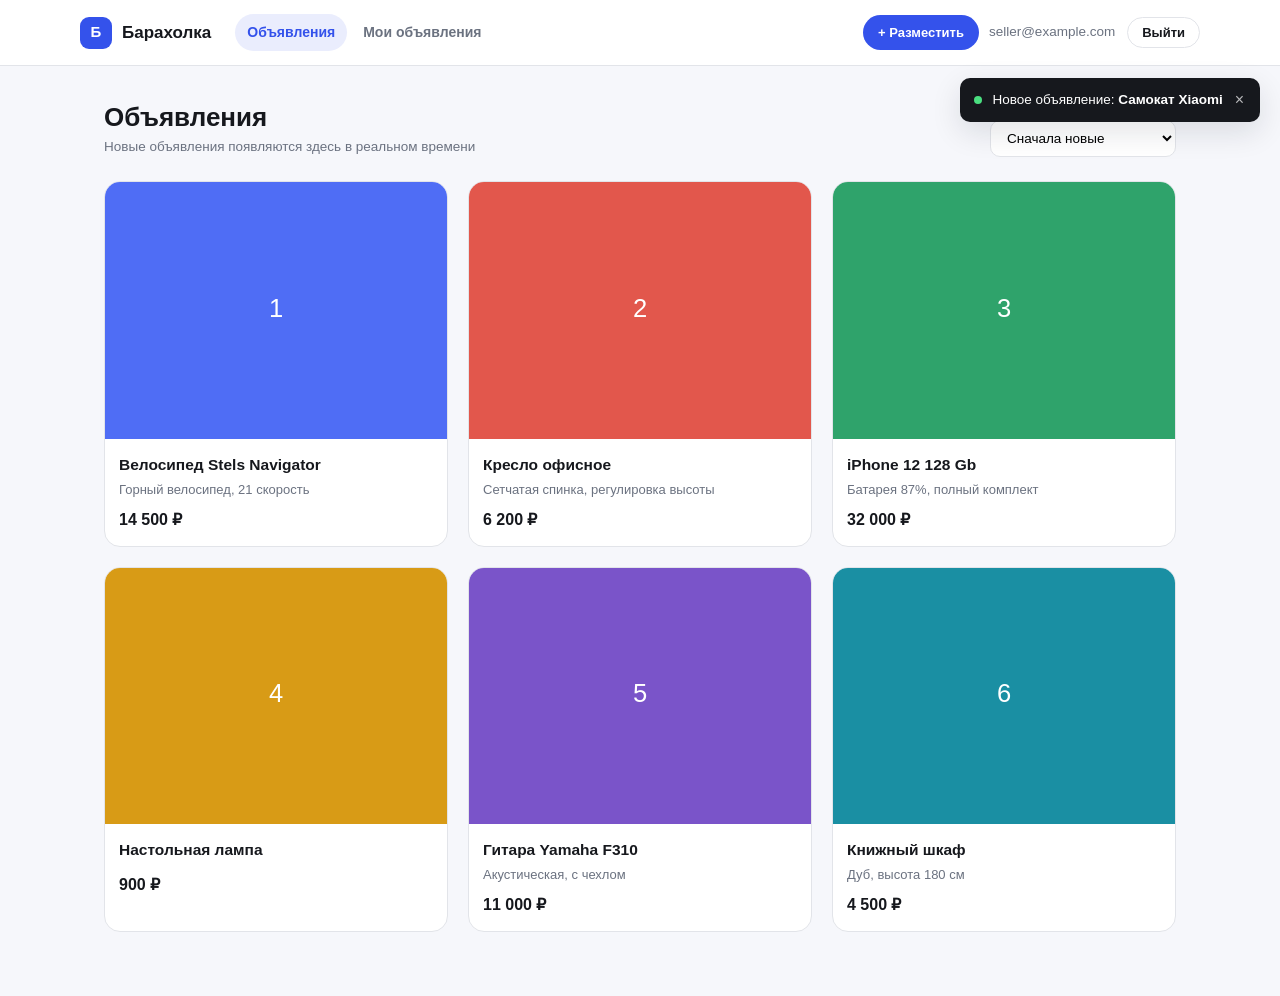
<file: шаблон/index.html>
<!doctype html>
<html lang="ru">
<head>
  <meta charset="UTF-8">
  <meta name="viewport" content="width=device-width, initial-scale=1.0">
  <title>Объявления — Барахолка</title>
  <link rel="stylesheet" href="style.css">
</head>
<body>
  <header class="header">
    <div class="container header__bar">
      <a href="index.html" class="logo"><span class="logo__mark">Б</span>Барахолка</a>

      <nav class="main-nav">
        <a href="index.html" class="is-active">Объявления</a>
        <a href="my.html">Мои объявления</a>          <!-- только для авторизованного -->
      </nav>

      <!-- Авторизованный -->
      <div class="header__actions">
        <a href="form.html" class="btn btn-primary btn-sm">+ Разместить</a>
        <span class="header__user">seller@example.com</span>
        <button class="btn btn-outline btn-sm">Выйти</button>
      </div>

      <!-- Гость (вместо блока выше):
      <div class="header__actions">
        <a href="login.html" class="btn btn-outline btn-sm">Войти</a>
        <a href="register.html" class="btn btn-primary btn-sm">Регистрация</a>
      </div>
      -->
    </div>
  </header>

  <main class="container section">

    <!-- Уведомления о новых объявлениях (WebSocket). Каждое можно закрыть крестиком. -->
    <div class="toast-stack" role="status" aria-live="polite">
      <div class="toast">
        <span class="toast__dot"></span>
        <span>Новое объявление: <strong>Самокат Xiaomi</strong></span>
        <button class="toast__close" aria-label="Закрыть">×</button>
      </div>
    </div>

    <div class="results-head">
      <div>
        <h1 class="section-title">Объявления</h1>
        <p class="hint">Новые объявления появляются здесь в реальном времени</p>
      </div>
      <select class="sort-select">
        <option value="">Сначала новые</option>
        <option value="price_asc">Цена: по возрастанию</option>
        <option value="price_desc">Цена: по убыванию</option>
      </select>
    </div>

    <div class="listing-grid">
      <article class="listing-card">
        <a href="listing.html" class="listing-card__media"><img src="img/seed-1.svg" alt="Велосипед Stels Navigator"></a>
        <div class="listing-card__body">
          <a href="listing.html" class="listing-card__title">Велосипед Stels Navigator</a>
          <p class="listing-card__desc">Горный велосипед, 21 скорость</p>
          <p class="listing-card__price">14 500 ₽</p>
        </div>
      </article>
      <article class="listing-card">
        <a href="listing.html" class="listing-card__media"><img src="img/seed-2.svg" alt="Кресло офисное"></a>
        <div class="listing-card__body">
          <a href="listing.html" class="listing-card__title">Кресло офисное</a>
          <p class="listing-card__desc">Сетчатая спинка, регулировка высоты</p>
          <p class="listing-card__price">6 200 ₽</p>
        </div>
      </article>
      <article class="listing-card">
        <a href="listing.html" class="listing-card__media"><img src="img/seed-3.svg" alt="iPhone 12 128 Gb"></a>
        <div class="listing-card__body">
          <a href="listing.html" class="listing-card__title">iPhone 12 128 Gb</a>
          <p class="listing-card__desc">Батарея 87%, полный комплект</p>
          <p class="listing-card__price">32 000 ₽</p>
        </div>
      </article>
      <article class="listing-card">
        <a href="listing.html" class="listing-card__media"><img src="img/seed-4.svg" alt="Настольная лампа"></a>
        <div class="listing-card__body">
          <a href="listing.html" class="listing-card__title">Настольная лампа</a>
          <p class="listing-card__desc"></p>
          <p class="listing-card__price">900 ₽</p>
        </div>
      </article>
      <article class="listing-card">
        <a href="listing.html" class="listing-card__media"><img src="img/seed-5.svg" alt="Гитара Yamaha F310"></a>
        <div class="listing-card__body">
          <a href="listing.html" class="listing-card__title">Гитара Yamaha F310</a>
          <p class="listing-card__desc">Акустическая, с чехлом</p>
          <p class="listing-card__price">11 000 ₽</p>
        </div>
      </article>
      <article class="listing-card">
        <a href="listing.html" class="listing-card__media"><img src="img/seed-6.svg" alt="Книжный шкаф"></a>
        <div class="listing-card__body">
          <a href="listing.html" class="listing-card__title">Книжный шкаф</a>
          <p class="listing-card__desc">Дуб, высота 180 см</p>
          <p class="listing-card__price">4 500 ₽</p>
        </div>
      </article>
    </div>

    <!-- Если объявлений нет (вместо .listing-grid):
    <div class="empty-state">Объявлений пока нет — станьте первым, кто разместит своё.</div>
    -->
  </main>
</body>
</html>
</file>
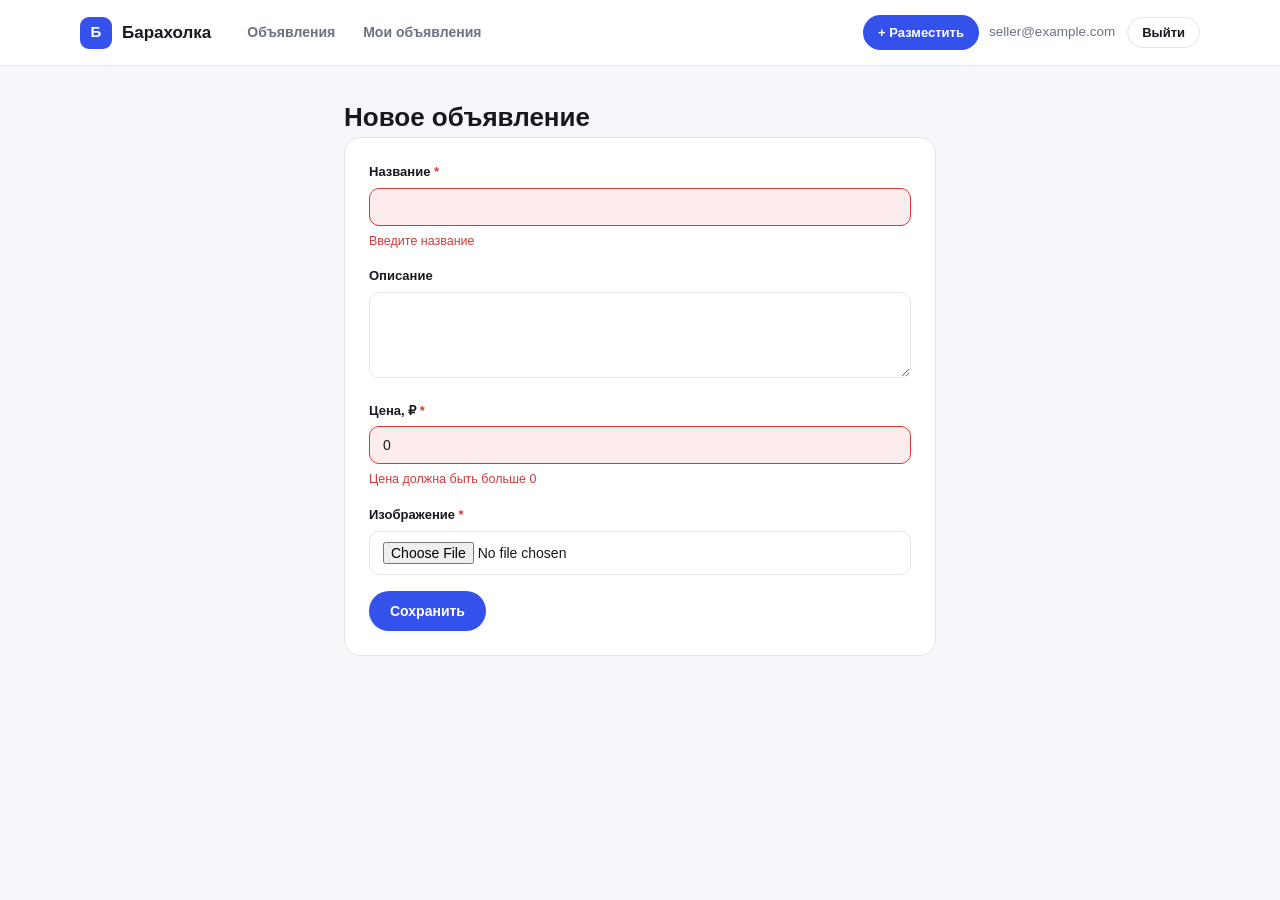
<file: шаблон/form.html>
<!doctype html>
<html lang="ru">
<head>
  <meta charset="UTF-8">
  <meta name="viewport" content="width=device-width, initial-scale=1.0">
  <title>Новое объявление — Барахолка</title>
  <link rel="stylesheet" href="style.css">
</head>
<body>
  <header class="header">
    <div class="container header__bar">
      <a href="index.html" class="logo"><span class="logo__mark">Б</span>Барахолка</a>

      <nav class="main-nav">
        <a href="index.html">Объявления</a>
        <a href="my.html">Мои объявления</a>          <!-- только для авторизованного -->
      </nav>

      <!-- Авторизованный -->
      <div class="header__actions">
        <a href="form.html" class="btn btn-primary btn-sm">+ Разместить</a>
        <span class="header__user">seller@example.com</span>
        <button class="btn btn-outline btn-sm">Выйти</button>
      </div>

      <!-- Гость (вместо блока выше):
      <div class="header__actions">
        <a href="login.html" class="btn btn-outline btn-sm">Войти</a>
        <a href="register.html" class="btn btn-primary btn-sm">Регистрация</a>
      </div>
      -->
    </div>
  </header>

  <main class="container section" style="max-width: 640px">
    <!-- При редактировании: «Редактировать объявление» -->
    <h1 class="section-title">Новое объявление</h1>

    <form class="card" novalidate>
      <!-- Поле с ошибкой: у .field добавляется класс has-error и после поля — p.error-text -->
      <div class="field has-error">
        <label class="required" for="title">Название</label>
        <input type="text" id="title" name="title">
        <p class="error-text">Введите название</p>
      </div>

      <div class="field">
        <label for="description">Описание</label>
        <textarea id="description" name="description" rows="4"></textarea>
      </div>

      <div class="field has-error">
        <label class="required" for="price">Цена, ₽</label>
        <input type="number" id="price" name="price" value="0">
        <p class="error-text">Цена должна быть больше 0</p>
      </div>

      <div class="field">
        <label class="required" for="image">Изображение</label>

        <!-- При редактировании — текущая картинка и подсказка:
        <div class="listing-form__current-image"><img src="img/seed-1.svg" alt="Текущее изображение"></div>
        -->
        <input type="file" id="image" name="image" accept="image/*">
        <!-- <span class="hint">Оставьте пустым, чтобы сохранить текущее изображение</span> -->
      </div>

      <div class="form-actions">
        <button type="submit" class="btn btn-primary">Сохранить</button>
      </div>
    </form>
  </main>
</body>
</html>
</file>
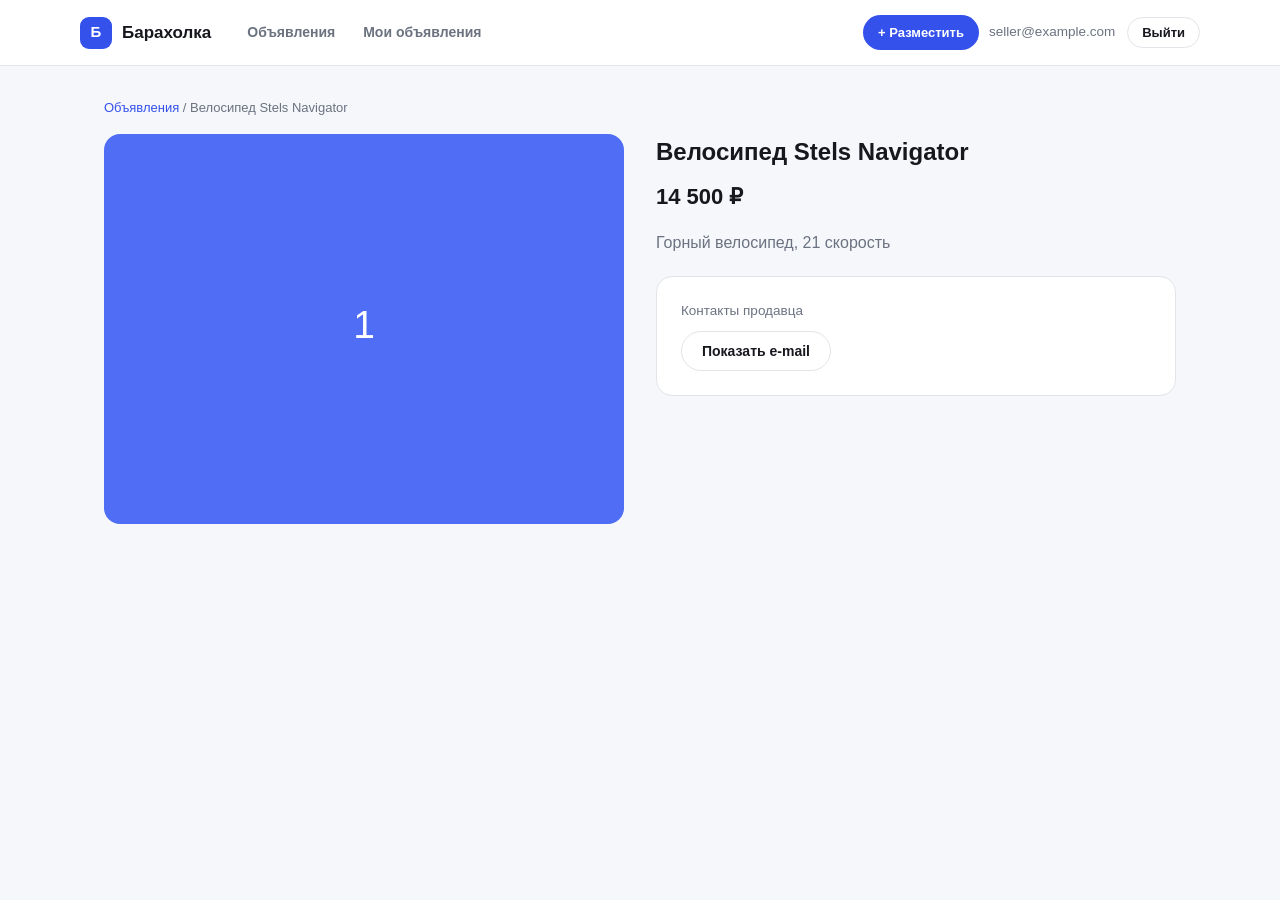
<file: шаблон/listing.html>
<!doctype html>
<html lang="ru">
<head>
  <meta charset="UTF-8">
  <meta name="viewport" content="width=device-width, initial-scale=1.0">
  <title>Велосипед Stels Navigator — Барахолка</title>
  <link rel="stylesheet" href="style.css">
</head>
<body>
  <header class="header">
    <div class="container header__bar">
      <a href="index.html" class="logo"><span class="logo__mark">Б</span>Барахолка</a>

      <nav class="main-nav">
        <a href="index.html">Объявления</a>
        <a href="my.html">Мои объявления</a>          <!-- только для авторизованного -->
      </nav>

      <!-- Авторизованный -->
      <div class="header__actions">
        <a href="form.html" class="btn btn-primary btn-sm">+ Разместить</a>
        <span class="header__user">seller@example.com</span>
        <button class="btn btn-outline btn-sm">Выйти</button>
      </div>

      <!-- Гость (вместо блока выше):
      <div class="header__actions">
        <a href="login.html" class="btn btn-outline btn-sm">Войти</a>
        <a href="register.html" class="btn btn-primary btn-sm">Регистрация</a>
      </div>
      -->
    </div>
  </header>

  <main class="container section">
    <p class="breadcrumbs"><a href="index.html">Объявления</a> / Велосипед Stels Navigator</p>

    <div class="listing-detail">
      <div class="listing-detail__media">
        <img src="img/seed-1.svg" alt="Велосипед Stels Navigator">
      </div>

      <div class="listing-detail__info">
        <h1>Велосипед Stels Navigator</h1>
        <p class="listing-detail__price">14 500 ₽</p>
        <p class="listing-detail__desc">Горный велосипед, 21 скорость</p>

        <div class="card">
          <p class="hint" style="margin-bottom: 10px">Контакты продавца</p>
          <button class="btn btn-outline">Показать e-mail</button>

          <!-- После клика (вместо кнопки):
          <p class="listing-detail__contact">seller@example.com</p>
          -->
        </div>
      </div>
    </div>
  </main>
</body>
</html>
</file>
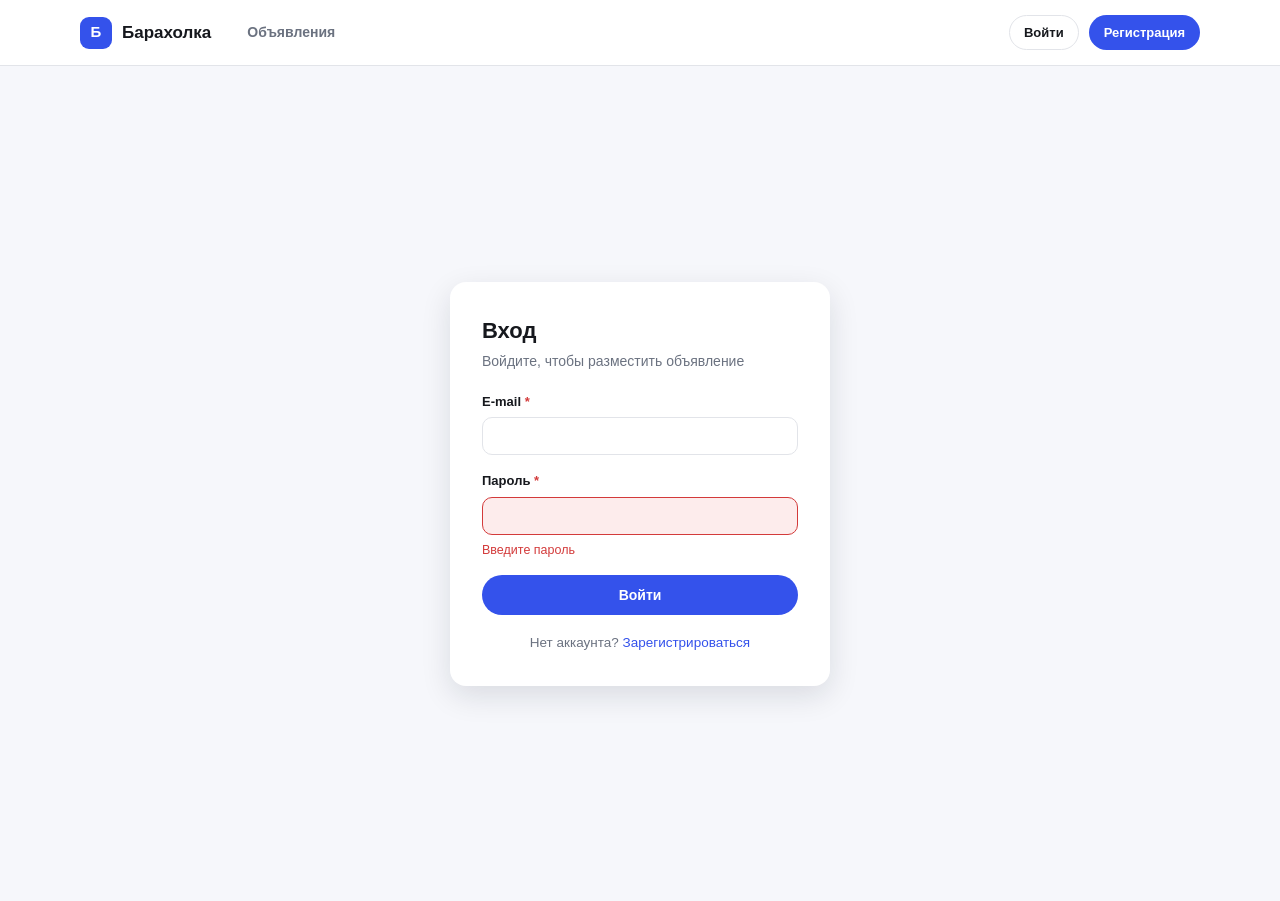
<file: шаблон/login.html>
<!doctype html>
<html lang="ru">
<head>
  <meta charset="UTF-8">
  <meta name="viewport" content="width=device-width, initial-scale=1.0">
  <title>Вход — Барахолка</title>
  <link rel="stylesheet" href="style.css">
</head>
<body>
  <header class="header">
    <div class="container header__bar">
      <a href="index.html" class="logo"><span class="logo__mark">Б</span>Барахолка</a>

      <nav class="main-nav">
        <a href="index.html">Объявления</a>
      </nav>

      <div class="header__actions">
        <a href="login.html" class="btn btn-outline btn-sm">Войти</a>
        <a href="register.html" class="btn btn-primary btn-sm">Регистрация</a>
      </div>
    </div>
  </header>

  <main class="auth-wrap">
    <form class="auth-card" novalidate>
      <h1>Вход</h1>
      <p class="subtitle">Войдите, чтобы разместить объявление</p>

      <div class="field">
        <label class="required" for="email">E-mail</label>
        <input type="email" id="email" name="email" autocomplete="email">
      </div>

      <!-- Пример поля с ошибкой -->
      <div class="field has-error">
        <label class="required" for="password">Пароль</label>
        <input type="password" id="password" name="password">
        <p class="error-text">Введите пароль</p>
      </div>

      <button type="submit" class="btn btn-primary btn-block">Войти</button>

      <p class="auth-card__footer">Нет аккаунта? <a href="register.html">Зарегистрироваться</a></p>
    </form>
  </main>
</body>
</html>
</file>
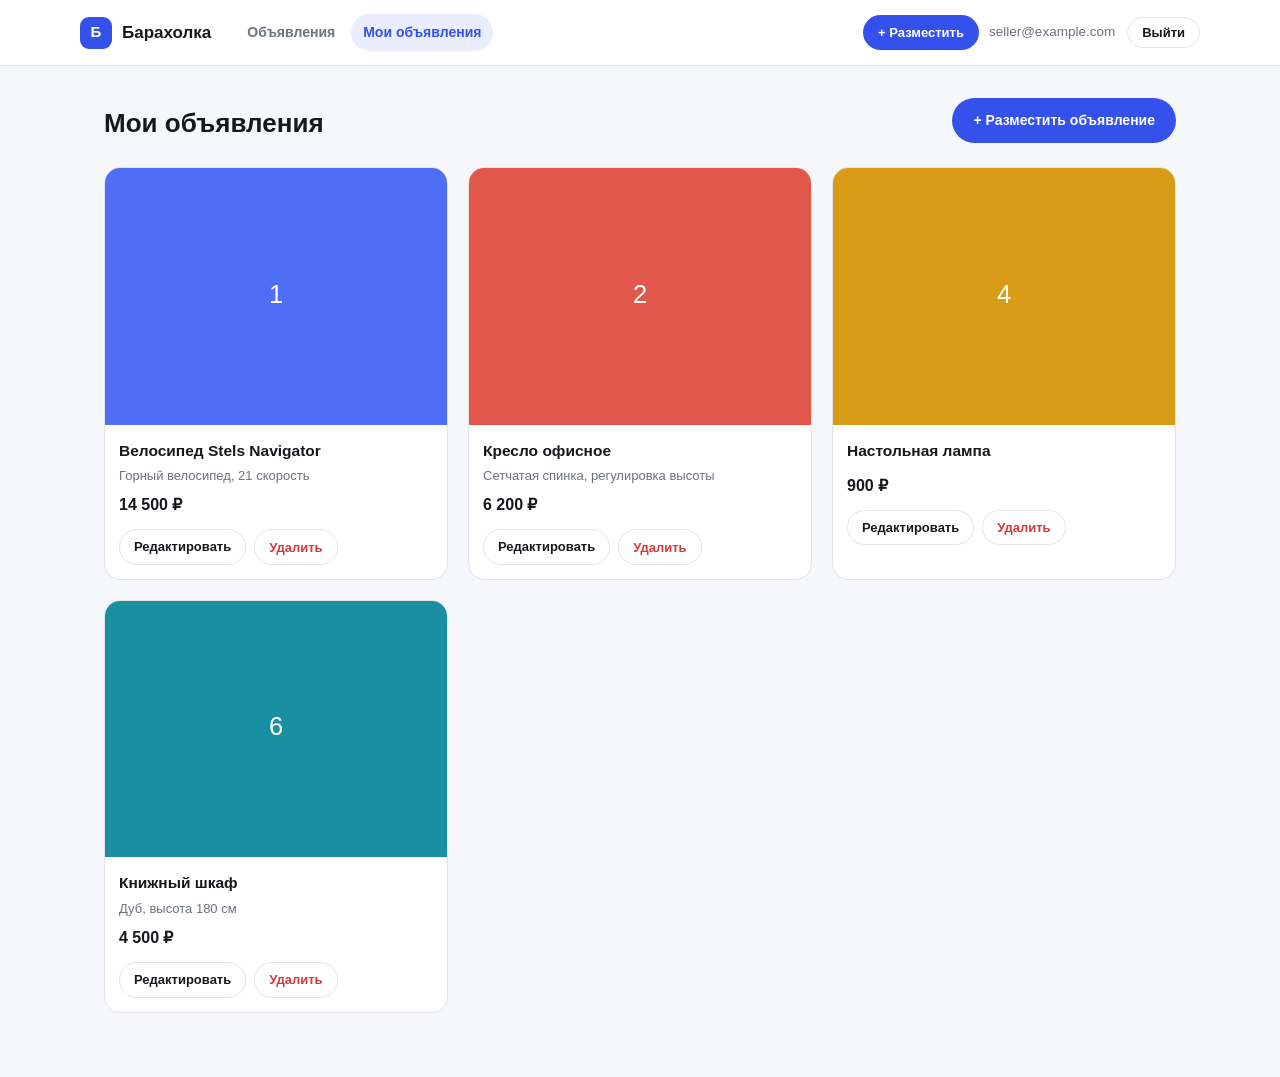
<file: шаблон/my.html>
<!doctype html>
<html lang="ru">
<head>
  <meta charset="UTF-8">
  <meta name="viewport" content="width=device-width, initial-scale=1.0">
  <title>Мои объявления — Барахолка</title>
  <link rel="stylesheet" href="style.css">
</head>
<body>
  <header class="header">
    <div class="container header__bar">
      <a href="index.html" class="logo"><span class="logo__mark">Б</span>Барахолка</a>

      <nav class="main-nav">
        <a href="index.html">Объявления</a>
        <a href="my.html" class="is-active">Мои объявления</a>          <!-- только для авторизованного -->
      </nav>

      <!-- Авторизованный -->
      <div class="header__actions">
        <a href="form.html" class="btn btn-primary btn-sm">+ Разместить</a>
        <span class="header__user">seller@example.com</span>
        <button class="btn btn-outline btn-sm">Выйти</button>
      </div>

      <!-- Гость (вместо блока выше):
      <div class="header__actions">
        <a href="login.html" class="btn btn-outline btn-sm">Войти</a>
        <a href="register.html" class="btn btn-primary btn-sm">Регистрация</a>
      </div>
      -->
    </div>
  </header>

  <main class="container section">
    <div class="results-head">
      <h1 class="section-title">Мои объявления</h1>
      <a href="form.html" class="btn btn-primary">+ Разместить объявление</a>
    </div>

    <div class="listing-grid">
      <article class="listing-card">
        <a href="listing.html" class="listing-card__media"><img src="img/seed-1.svg" alt="Велосипед Stels Navigator"></a>
        <div class="listing-card__body">
          <a href="listing.html" class="listing-card__title">Велосипед Stels Navigator</a>
          <p class="listing-card__desc">Горный велосипед, 21 скорость</p>
          <p class="listing-card__price">14 500 ₽</p>
          <div class="listing-card__actions">
            <a href="form.html" class="btn btn-outline btn-sm">Редактировать</a>
            <button class="btn btn-danger btn-sm">Удалить</button>
          </div>
        </div>
      </article>
      <article class="listing-card">
        <a href="listing.html" class="listing-card__media"><img src="img/seed-2.svg" alt="Кресло офисное"></a>
        <div class="listing-card__body">
          <a href="listing.html" class="listing-card__title">Кресло офисное</a>
          <p class="listing-card__desc">Сетчатая спинка, регулировка высоты</p>
          <p class="listing-card__price">6 200 ₽</p>
          <div class="listing-card__actions">
            <a href="form.html" class="btn btn-outline btn-sm">Редактировать</a>
            <button class="btn btn-danger btn-sm">Удалить</button>
          </div>
        </div>
      </article>
      <article class="listing-card">
        <a href="listing.html" class="listing-card__media"><img src="img/seed-4.svg" alt="Настольная лампа"></a>
        <div class="listing-card__body">
          <a href="listing.html" class="listing-card__title">Настольная лампа</a>
          <p class="listing-card__desc"></p>
          <p class="listing-card__price">900 ₽</p>
          <div class="listing-card__actions">
            <a href="form.html" class="btn btn-outline btn-sm">Редактировать</a>
            <button class="btn btn-danger btn-sm">Удалить</button>
          </div>
        </div>
      </article>
      <article class="listing-card">
        <a href="listing.html" class="listing-card__media"><img src="img/seed-6.svg" alt="Книжный шкаф"></a>
        <div class="listing-card__body">
          <a href="listing.html" class="listing-card__title">Книжный шкаф</a>
          <p class="listing-card__desc">Дуб, высота 180 см</p>
          <p class="listing-card__price">4 500 ₽</p>
          <div class="listing-card__actions">
            <a href="form.html" class="btn btn-outline btn-sm">Редактировать</a>
            <button class="btn btn-danger btn-sm">Удалить</button>
          </div>
        </div>
      </article>
    </div>

    <!-- Если своих объявлений нет:
    <div class="empty-state">У вас пока нет объявлений.</div>
    -->
  </main>
</body>
</html>
</file>
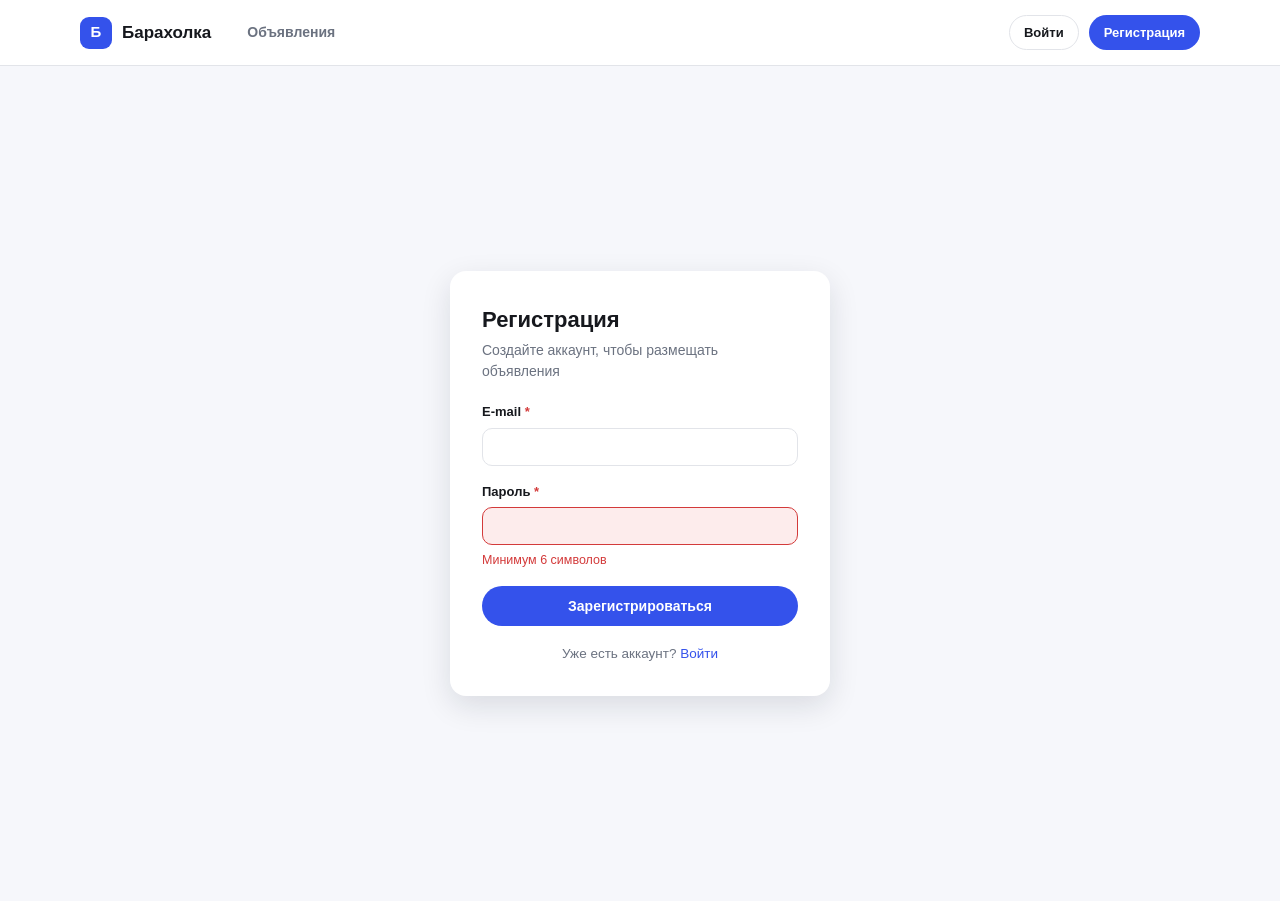
<file: шаблон/register.html>
<!doctype html>
<html lang="ru">
<head>
  <meta charset="UTF-8">
  <meta name="viewport" content="width=device-width, initial-scale=1.0">
  <title>Регистрация — Барахолка</title>
  <link rel="stylesheet" href="style.css">
</head>
<body>
  <header class="header">
    <div class="container header__bar">
      <a href="index.html" class="logo"><span class="logo__mark">Б</span>Барахолка</a>

      <nav class="main-nav">
        <a href="index.html">Объявления</a>
      </nav>

      <div class="header__actions">
        <a href="login.html" class="btn btn-outline btn-sm">Войти</a>
        <a href="register.html" class="btn btn-primary btn-sm">Регистрация</a>
      </div>
    </div>
  </header>

  <main class="auth-wrap">
    <form class="auth-card" novalidate>
      <h1>Регистрация</h1>
      <p class="subtitle">Создайте аккаунт, чтобы размещать объявления</p>

      <div class="field">
        <label class="required" for="email">E-mail</label>
        <input type="email" id="email" name="email" autocomplete="email">
      </div>

      <!-- Пример поля с ошибкой -->
      <div class="field has-error">
        <label class="required" for="password">Пароль</label>
        <input type="password" id="password" name="password">
        <p class="error-text">Минимум 6 символов</p>
      </div>

      <button type="submit" class="btn btn-primary btn-block">Зарегистрироваться</button>

      <p class="auth-card__footer">Уже есть аккаунт? <a href="login.html">Войти</a></p>
    </form>
  </main>
</body>
</html>
</file>
<file: шаблон/style.css>
:root {
  --color-primary: #3452eb;
  --color-primary-dark: #2540c9;
  --color-primary-light: #eaedfd;
  --color-text: #16181d;
  --color-muted: #6b7280;
  --color-border: #e2e4e9;
  --color-surface: #ffffff;
  --color-bg: #f6f7fb;
  --color-error: #d33a3a;
  --color-error-bg: #fdecec;
  --radius: 10px;
  --radius-lg: 16px;
  --shadow-sm: 0 1px 3px rgba(15, 23, 42, 0.06);
  --shadow-md: 0 10px 30px rgba(15, 23, 42, 0.12);
  --font: -apple-system, "Segoe UI", Roboto, Arial, sans-serif;
}

* { box-sizing: border-box; }
body {
  margin: 0;
  font-family: var(--font);
  background: var(--color-bg);
  color: var(--color-text);
  line-height: 1.5;
}
a { color: var(--color-primary); text-decoration: none; }
img { max-width: 100%; display: block; }
button { font-family: inherit; cursor: pointer; }
h1, h2, p { margin: 0; }

.container { width: 100%; max-width: 1120px; margin: 0 auto; padding: 0 24px; }
.section { padding-top: 32px; padding-bottom: 64px; }
.section-title { font-size: 26px; font-weight: 800; }
.hint { color: var(--color-muted); font-size: 13.5px; }
.breadcrumbs { color: var(--color-muted); font-size: 13px; margin-bottom: 16px; }

/* --- buttons --- */
.btn {
  display: inline-flex;
  align-items: center;
  justify-content: center;
  gap: 6px;
  padding: 11px 20px;
  border-radius: 999px;
  border: 1px solid transparent;
  font-weight: 700;
  font-size: 14px;
  white-space: nowrap;
}
.btn:disabled { opacity: 0.6; cursor: not-allowed; }
.btn-primary { background: var(--color-primary); color: #fff; }
.btn-primary:hover:not(:disabled) { background: var(--color-primary-dark); }
.btn-outline { background: #fff; border-color: var(--color-border); color: var(--color-text); }
.btn-outline:hover { border-color: var(--color-primary); color: var(--color-primary); }
.btn-danger { background: #fff; border-color: var(--color-border); color: var(--color-error); }
.btn-block { width: 100%; }
.btn-sm { padding: 7px 14px; font-size: 13px; }

/* --- header --- */
.header {
  background: var(--color-surface);
  border-bottom: 1px solid var(--color-border);
  position: sticky;
  top: 0;
  z-index: 10;
}
.header__bar { display: flex; align-items: center; gap: 24px; padding: 14px 0; }
.logo { display: flex; align-items: center; gap: 10px; font-weight: 800; font-size: 17px; color: var(--color-text); flex-shrink: 0; }
.logo__mark {
  width: 32px; height: 32px; border-radius: 9px;
  background: var(--color-primary); color: #fff;
  display: flex; align-items: center; justify-content: center;
  font-size: 15px;
}
.main-nav { display: flex; gap: 4px; flex: 1; }
.main-nav a { padding: 8px 12px; border-radius: 999px; font-weight: 600; font-size: 14px; color: var(--color-muted); }
.main-nav a:hover, .main-nav a.is-active { background: var(--color-primary-light); color: var(--color-primary); }
.header__actions { display: flex; align-items: center; gap: 10px; }
.header__user { font-size: 13.5px; color: var(--color-muted); margin-right: 2px; }

/* --- forms --- */
.field { margin-bottom: 16px; }
.field label { display: block; font-weight: 700; font-size: 13px; margin-bottom: 6px; color: var(--color-text); }
.field label.required::after { content: " *"; color: var(--color-error); }
.field input, .field textarea, .field select {
  width: 100%;
  border: 1px solid var(--color-border);
  border-radius: var(--radius);
  padding: 10px 13px;
  font-size: 14px;
  font-family: inherit;
  outline: none;
  background: #fff;
  color: var(--color-text);
}
.field input:focus, .field textarea:focus { border-color: var(--color-primary); }
.field textarea { resize: vertical; }
.field.has-error input, .field.has-error textarea { border-color: var(--color-error); background: var(--color-error-bg); }
.error-text { color: var(--color-error); font-size: 12.5px; margin: 6px 0 0; }
.form-actions { margin-top: 6px; }

/* --- card --- */
.card {
  background: var(--color-surface);
  border: 1px solid var(--color-border);
  border-radius: var(--radius-lg);
  padding: 24px;
}
.empty-state {
  padding: 48px;
  text-align: center;
  color: var(--color-muted);
  background: var(--color-surface);
  border: 1px dashed var(--color-border);
  border-radius: var(--radius-lg);
}

/* --- auth --- */
.auth-wrap { min-height: calc(100vh - 65px); display: flex; align-items: center; justify-content: center; padding: 48px 24px; }
.auth-card { width: 100%; max-width: 380px; background: var(--color-surface); border-radius: var(--radius-lg); box-shadow: var(--shadow-md); padding: 32px; }
.auth-card h1 { font-size: 22px; margin-bottom: 4px; }
.auth-card .subtitle { color: var(--color-muted); font-size: 14px; margin-bottom: 20px; }
.auth-card__footer { margin-top: 18px; text-align: center; font-size: 13.5px; color: var(--color-muted); }

/* --- listing grid / cards --- */
.results-head { display: flex; align-items: flex-end; justify-content: space-between; gap: 16px; margin-bottom: 24px; flex-wrap: wrap; }
.sort-select { border: 1px solid var(--color-border); border-radius: var(--radius); padding: 9px 12px; font-size: 13.5px; background: #fff; }

.listing-grid { display: grid; grid-template-columns: repeat(3, 1fr); gap: 20px; }
.listing-card { background: var(--color-surface); border: 1px solid var(--color-border); border-radius: var(--radius-lg); overflow: hidden; transition: box-shadow 0.15s ease; }
.listing-card:hover { box-shadow: var(--shadow-md); }
.listing-card__media { display: block; aspect-ratio: 4/3; background: var(--color-bg); }
.listing-card__media img { width: 100%; height: 100%; object-fit: cover; }
.listing-card__placeholder { width: 100%; height: 100%; display: flex; align-items: center; justify-content: center; color: var(--color-muted); font-size: 13px; }
.listing-card__body { padding: 14px; }
.listing-card__title { display: block; font-weight: 700; font-size: 15.5px; color: var(--color-text); margin-bottom: 4px; }
.listing-card__desc { font-size: 13px; color: var(--color-muted); margin-bottom: 8px; overflow: hidden; display: -webkit-box; -webkit-line-clamp: 2; -webkit-box-orient: vertical; }
.listing-card__price { font-weight: 800; font-size: 16px; }
.listing-card__actions { display: flex; gap: 8px; margin-top: 12px; }

/* --- listing detail --- */
.listing-detail { display: grid; grid-template-columns: 1fr 1fr; gap: 32px; align-items: start; }
.listing-detail__media { border-radius: var(--radius-lg); overflow: hidden; aspect-ratio: 4/3; background: var(--color-bg); }
.listing-detail__media img { width: 100%; height: 100%; object-fit: cover; }
.listing-detail__info h1 { font-size: 24px; margin-bottom: 10px; }
.listing-detail__price { font-size: 22px; font-weight: 800; margin-bottom: 16px; }
.listing-detail__desc { color: var(--color-muted); line-height: 1.7; margin-bottom: 20px; white-space: pre-wrap; }
.listing-detail__contact { font-weight: 700; color: var(--color-primary); }

.listing-form__current-image { margin-bottom: 10px; border-radius: var(--radius); overflow: hidden; width: 220px; height: 165px; background: var(--color-bg); }
.listing-form__current-image img { width: 100%; height: 100%; object-fit: cover; }

/* --- toast (websocket notifications) --- */
.toast-stack { position: fixed; top: 78px; right: 20px; z-index: 40; display: flex; flex-direction: column; gap: 8px; }
.toast {
  display: flex; align-items: center; gap: 10px;
  background: var(--color-text); color: #fff;
  padding: 12px 14px; border-radius: var(--radius);
  box-shadow: var(--shadow-md);
  font-size: 13.5px;
  max-width: 320px;
  animation: toast-in 0.2s ease;
}
.toast__dot { width: 8px; height: 8px; border-radius: 999px; background: #4ade80; flex-shrink: 0; }
.toast__close { background: none; border: 0; color: rgba(255,255,255,0.7); font-size: 16px; margin-left: auto; padding: 0 2px; }
.toast__close:hover { color: #fff; }
@keyframes toast-in { from { opacity: 0; transform: translateY(-6px); } to { opacity: 1; transform: translateY(0); } }

@media (max-width: 900px) {
  .listing-grid { grid-template-columns: repeat(2, 1fr); }
  .listing-detail { grid-template-columns: 1fr; }
  .main-nav { display: none; }
}

@media (max-width: 560px) {
  .listing-grid { grid-template-columns: 1fr; }
  .header__user { display: none; }
  .toast-stack { left: 12px; right: 12px; }
  .toast { max-width: none; }
}
</file>
